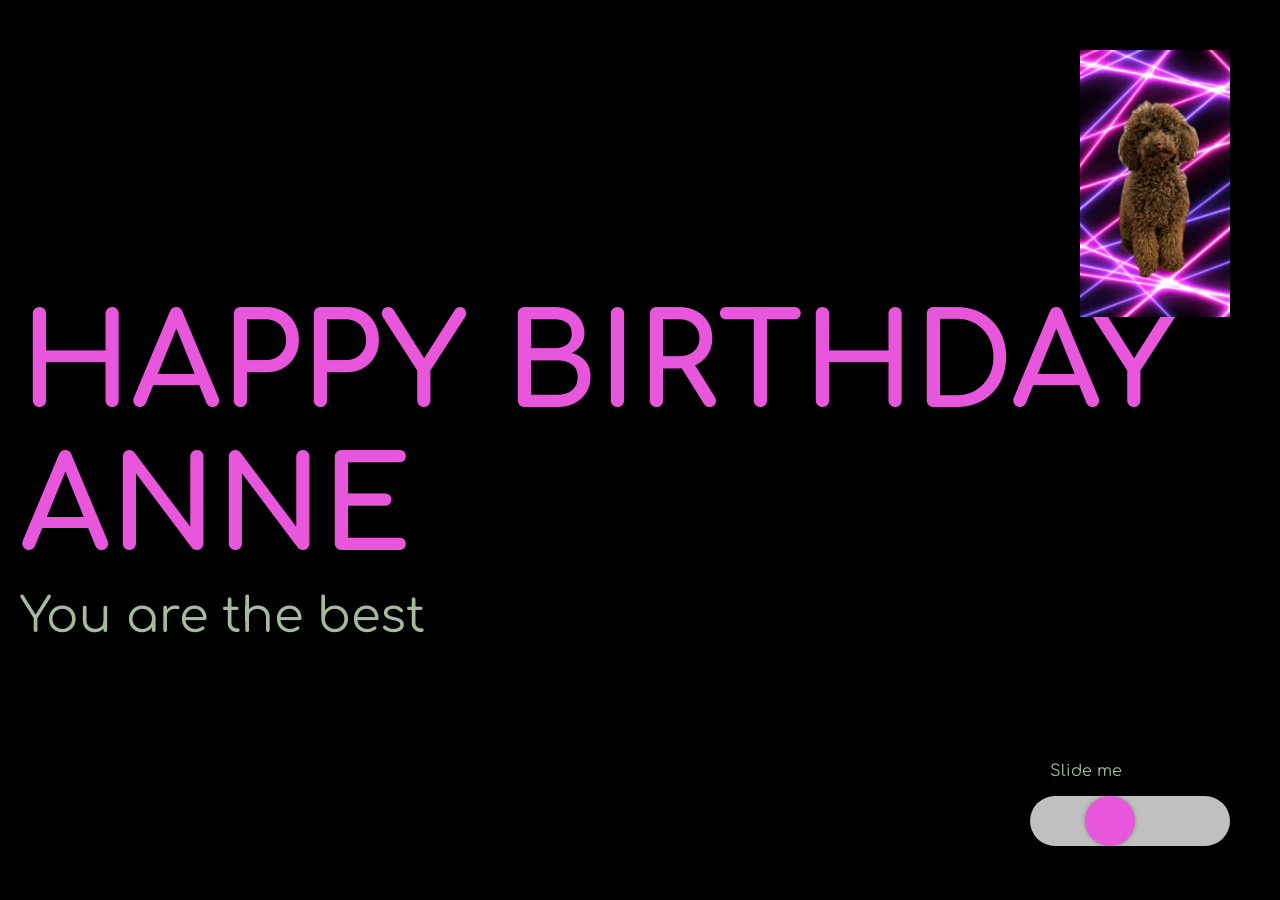
<file: index.html>
<!DOCTYPE html>
<html>
<head>
	<title>Kari Mruz</title>
	<link href="https://fonts.googleapis.com/css?family=Comfortaa&display=swap" rel="stylesheet">
	<link rel="stylesheet" href="style.css">
	<style>
		#logo {
			position: fixed;
			top: 50px;
			right: 50px;
			max-width: 150px;
			margin: 0;
			padding: 0;
		}
	</style>
</head>
<body>
	<div>
		<h1>HAPPY BIRTHDAY ANNE</h1>
		<p>You are the best</p>
	</div>

	<div class="range-container">
		<p class="slider-text">Slide me</p>
		<input type="range" min="1" max="80" value="30" id="font-size-range">
	</div>

	<img id="logo" src="walter.JPG" alt="Walter's photo">

	<script>
		const fontSizeRange = document.getElementById('font-size-range');
		const colorInput = document.getElementById('color-input');
		const h1 = document.querySelector('h1');

		fontSizeRange.addEventListener('input', () => {
			const fontSize = fontSizeRange.value * 2;
			h1.style.fontSize = `${fontSize}px`;
		});

	
	</script>
</body>
</html>
</file>
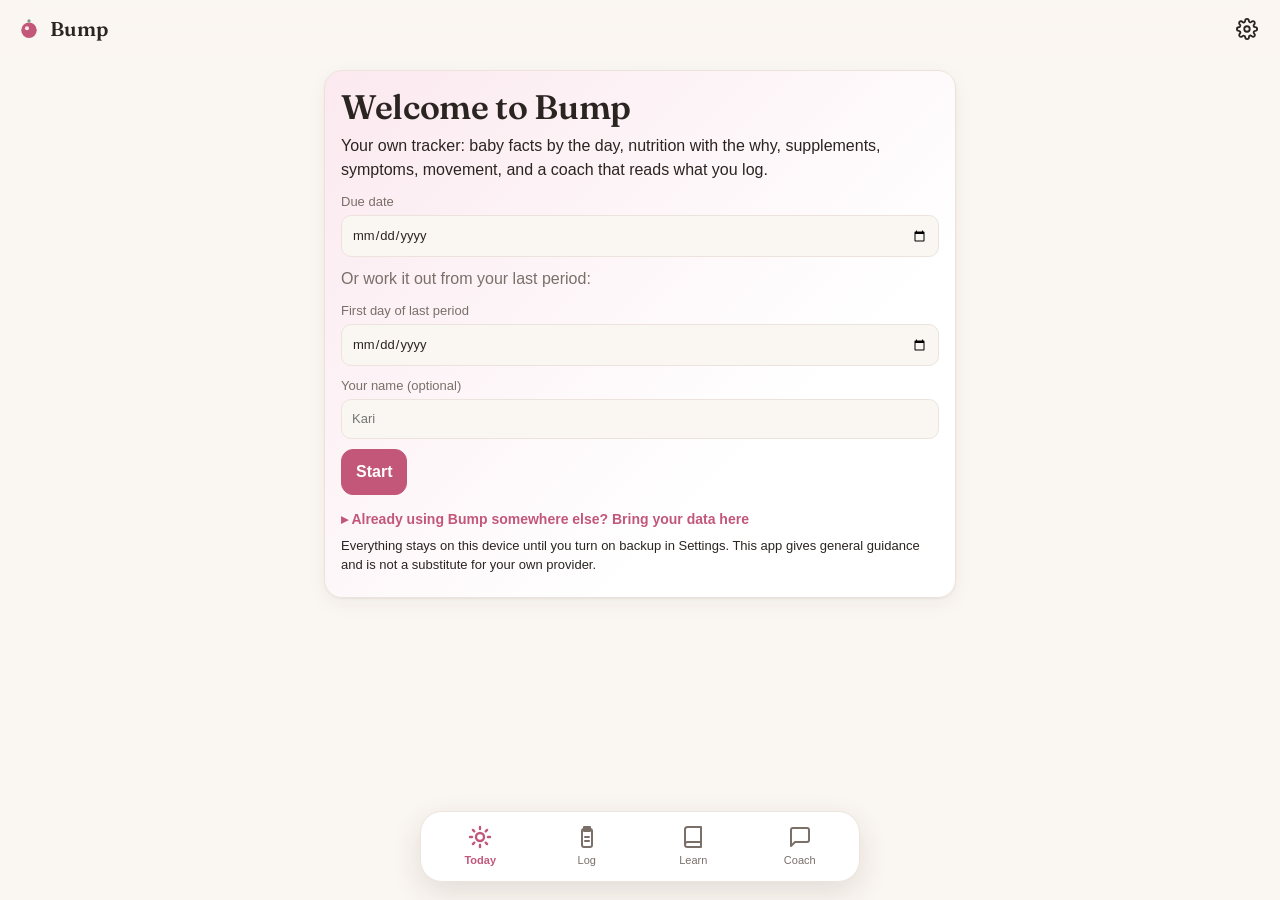
<file: bump/index.html>
<!doctype html>
<html lang="en">
<head>
<meta charset="utf-8">
<meta name="viewport" content="width=device-width, initial-scale=1, viewport-fit=cover">
<title>Bump</title>
<meta name="description" content="A personal pregnancy tracker: baby by the week, nutrition with the why, supplements, movement, and a coach that reads what you log.">
<meta name="theme-color" content="#c2577a">
<meta name="apple-mobile-web-app-capable" content="yes">
<meta name="apple-mobile-web-app-status-bar-style" content="default">
<meta name="apple-mobile-web-app-title" content="Bump">
<link rel="manifest" href="manifest.webmanifest">
<link rel="icon" href="icon.svg" type="image/svg+xml">
<link rel="apple-touch-icon" href="icon-192.png">
<link rel="preconnect" href="https://fonts.googleapis.com"><link rel="preconnect" href="https://fonts.gstatic.com" crossorigin>
<link rel="stylesheet" href="https://fonts.googleapis.com/css2?family=Fraunces:opsz,wght@9..144,500;9..144,600&display=swap">
<link rel="stylesheet" href="app.css?v=3">
</head>
<body>
<header class="top">
  <div class="brand"><svg viewBox="0 0 64 64" width="26" height="26" aria-hidden="true"><circle cx="32" cy="35" r="19" fill="#c2577a"/><circle cx="27" cy="30" r="5" fill="#fbe9ef"/><circle cx="32" cy="12" r="4" fill="#7a9b7e"/></svg>Bump</div>
  <div class="tools"><span id="syncBadge" class="sync"></span><button id="gear" aria-label="Settings"><svg class="ic" viewBox="0 0 24 24" fill="none" stroke="currentColor" stroke-width="2" stroke-linecap="round" stroke-linejoin="round"><circle cx="12" cy="12" r="3"/><path d="M19.4 15a1.7 1.7 0 0 0 .3 1.8l.1.1a2 2 0 1 1-2.8 2.8l-.1-.1a1.7 1.7 0 0 0-1.8-.3 1.7 1.7 0 0 0-1 1.5V21a2 2 0 1 1-4 0v-.1a1.7 1.7 0 0 0-1.1-1.5 1.7 1.7 0 0 0-1.8.3l-.1.1a2 2 0 1 1-2.8-2.8l.1-.1a1.7 1.7 0 0 0 .3-1.8 1.7 1.7 0 0 0-1.5-1H3a2 2 0 1 1 0-4h.1a1.7 1.7 0 0 0 1.5-1.1 1.7 1.7 0 0 0-.3-1.8l-.1-.1a2 2 0 1 1 2.8-2.8l.1.1a1.7 1.7 0 0 0 1.8.3H9a1.7 1.7 0 0 0 1-1.5V3a2 2 0 1 1 4 0v.1a1.7 1.7 0 0 0 1 1.5 1.7 1.7 0 0 0 1.8-.3l.1-.1a2 2 0 1 1 2.8 2.8l-.1.1a1.7 1.7 0 0 0-.3 1.8V9a1.7 1.7 0 0 0 1.5 1H21a2 2 0 1 1 0 4h-.1a1.7 1.7 0 0 0-1.5 1z"/></svg></button></div>
</header>
<main id="view"></main>
<nav class="tabbar">
  <button data-tab="today"><svg class="ic" viewBox="0 0 24 24" fill="none" stroke="currentColor" stroke-width="2" stroke-linecap="round" stroke-linejoin="round"><circle cx="12" cy="12" r="4"/><path d="M12 2v2M12 20v2M4.9 4.9l1.4 1.4M17.7 17.7l1.4 1.4M2 12h2M20 12h2M4.9 19.1l1.4-1.4M17.7 6.3l1.4-1.4"/></svg>Today</button>
  <button data-tab="log"><svg class="ic" viewBox="0 0 24 24" fill="none" stroke="currentColor" stroke-width="2" stroke-linecap="round" stroke-linejoin="round"><path d="M9 4h6a2 2 0 0 1 2 2v14a2 2 0 0 1-2 2H9a2 2 0 0 1-2-2V6a2 2 0 0 1 2-2z"/><path d="M9 2h6v4H9z"/><path d="M10 12h4M10 16h4"/></svg>Log</button>
  <button data-tab="learn"><svg class="ic" viewBox="0 0 24 24" fill="none" stroke="currentColor" stroke-width="2" stroke-linecap="round" stroke-linejoin="round"><path d="M4 19.5A2.5 2.5 0 0 1 6.5 17H20"/><path d="M6.5 2H20v20H6.5A2.5 2.5 0 0 1 4 19.5v-15A2.5 2.5 0 0 1 6.5 2z"/></svg>Learn</button>
  <button data-tab="coach"><svg class="ic" viewBox="0 0 24 24" fill="none" stroke="currentColor" stroke-width="2" stroke-linecap="round" stroke-linejoin="round"><path d="M21 15a2 2 0 0 1-2 2H7l-4 4V5a2 2 0 0 1 2-2h14a2 2 0 0 1 2 2z"/></svg>Coach</button>
</nav>
<div id="toast" class="toast"></div>
<script src="icons.js?v=3"></script>
<script src="data/weeks.js?v=3"></script>
<script src="data/nutrition.js?v=3"></script>
<script src="data/fitness.js?v=3"></script>
<script src="data/insights.js?v=3"></script>
<script src="sync.js?v=3"></script>
<script src="coach.js?v=3"></script>
<script src="app.js?v=3"></script>
</body>
</html>
</file>
<file: style.css>
body {
  background-color: black;
  font-family: 'Comfortaa', cursive;
  color: #a6ba9e;
  margin: 0;
  display: flex;
  flex-direction: column; /* changed from row to column */
  align-items: center;
  justify-content: center;
  height: 100vh;
}

h1 {
  color: #e856dc;
  font-size: 8em;
  margin-bottom: 10px;
  padding-left: 20px;
}

p {
  color: #a6ba9e;
  font-size: 3em;
  margin-top: 0;
  padding-left: 20px;
}

.range-container {
  position: fixed;
  bottom: 50px;
  right: 50px;
  width: 200px;
  margin: 0;
  margin-top: 20px;
}

.range-container input[type="range"] {
  -webkit-appearance: none;
  width: 100%;
  height: 50px;
  background-color: #c0c0c0;
  outline: none;
  border-radius: 40px;
  overflow: hidden;
  margin: 0;
  padding: 0;
}

.range-container input[type="range"]::-webkit-slider-thumb {
  -webkit-appearance: none;
  width: 50px;
  height: 50px;
  background-color: #e856dc;
  border-radius: 50%;
  cursor: pointer;
  box-shadow: 0 0 4px rgba(0, 0, 0, 0.3);
}

.slider-text {
  font-size: 1em;
}


img {
  position: fixed;
  top: 20px;
  right: 20px;
  max-width: 100px;
}
</file>
<file: bump/app.css>
:root {
  --bg: #faf6f1; --card: #ffffff; --ink: #2b2522; --muted: #7a6f69; --line: #ece4dc;
  --accent: #c2577a; --accent-ink: #ffffff; --accent-soft: #fbe9ef; --sage: #7a9b7e; --sage-soft: #e8f0e8;
  --sun: #e0a458; --sun-soft: #fbf0dd; --red: #c0392b; --red-soft: #fbe3e0; --shadow: 0 1px 2px rgba(60,40,30,.06), 0 6px 20px rgba(60,40,30,.05);
  --radius: 18px;
}
@media (prefers-color-scheme: dark) {
  :root { --bg: #17130f; --card: #221c18; --ink: #f1e9e2; --muted: #a79a90; --line: #352c26; --accent: #e07a9c; --accent-soft: #3b222c; --sage: #8fb894; --sage-soft: #1f2d22; --sun: #e8b36b; --sun-soft: #3a2d1a; --red: #e26b5d; --red-soft: #3c1f1b; --shadow: none; }
}
* { box-sizing: border-box; }
html { -webkit-text-size-adjust: 100%; }
body { margin: 0; background: var(--bg); color: var(--ink); font: 16px/1.5 -apple-system, BlinkMacSystemFont, "Segoe UI", Roboto, Helvetica, Arial, sans-serif; padding-bottom: calc(80px + env(safe-area-inset-bottom)); overflow-x: hidden; overflow-wrap: anywhere; }
header.top { position: sticky; top: 0; z-index: 5; background: var(--bg); display: flex; align-items: center; justify-content: space-between; padding: 12px 16px; padding-top: calc(12px + env(safe-area-inset-top)); }
@supports (backdrop-filter: blur(1px)) { header.top { background: rgba(250,246,241,.82); backdrop-filter: blur(12px); -webkit-backdrop-filter: blur(12px); } @media (prefers-color-scheme: dark) { header.top { background: rgba(23,19,15,.82); } } }
header.top .brand { font-family: "Fraunces", Georgia, serif; font-weight: 600; font-size: 20px; display: flex; align-items: center; gap: 8px; }
.ic { width: 20px; height: 20px; flex: none; vertical-align: -4px; }
h3 .ic { margin-right: 8px; color: var(--accent); vertical-align: -4px; }
button .ic { width: 18px; height: 18px; margin-right: 6px; vertical-align: -3px; }
button.ghost .ic:only-child, button.small .ic:only-child { margin: 0; }
.eyebrow .ic { width: 14px; height: 14px; margin-right: 5px; vertical-align: -3px; }
header.top .tools { display: flex; align-items: center; gap: 10px; }
.sync { font-size: 12px; width: 20px; height: 20px; border-radius: 50%; display: inline-flex; align-items: center; justify-content: center; background: var(--line); color: var(--muted); }
.sync.ok { background: var(--sage-soft); color: var(--sage); } .sync.err { background: var(--red-soft); color: var(--red); } .sync.busy { background: var(--sun-soft); color: var(--sun); }
#gear { background: none; border: 0; cursor: pointer; padding: 6px; color: var(--ink); border-radius: 10px; display: inline-flex; } #gear .ic { width: 22px; height: 22px; margin: 0; }
main { max-width: 640px; margin: 0 auto; padding: 0 16px; width: 100%; }
h1, h2, h3, h4 { margin: 0 0 6px; line-height: 1.2; }
h1, h2, .baby h2, .focus h4 { font-family: "Fraunces", Georgia, serif; font-weight: 600; letter-spacing: -.01em; }
h1 { font-size: clamp(26px, 8vw, 34px); } h2 { font-size: 23px; } h3 { font-size: 17px; display: flex; align-items: center; } h4 { font-size: 16px; }
.row > *, .card > * { min-width: 0; }
p { margin: 6px 0; } ul { margin: 6px 0; padding-left: 20px; } li { margin: 4px 0; }
.card { background: var(--card); border-radius: var(--radius); padding: 16px; margin: 12px 0; box-shadow: var(--shadow); border: 1px solid var(--line); min-width: 0; }
@media (max-width: 360px) { .card { padding: 13px; } main { padding: 0 10px; } }
.hero { background: linear-gradient(135deg, var(--accent-soft), var(--card) 70%); }
.hero .big { font-size: 34px; font-weight: 700; line-height: 1; }
.plus { color: var(--muted); font-weight: 400; font-size: 20px; }
.eyebrow { font-size: 11px; letter-spacing: .08em; text-transform: uppercase; color: var(--muted); font-weight: 600; }
.tiny { font-size: 13px; } .muted { color: var(--muted); } .right { text-align: right; } .center { text-align: center; }
.row { display: flex; align-items: center; } .between { justify-content: space-between; } .gap { gap: 10px; } .wrap { flex-wrap: wrap; }
.bar { height: 8px; background: var(--line); border-radius: 4px; margin: 12px 0 6px; overflow: hidden; } .bar div { height: 100%; background: var(--accent); border-radius: 4px; transition: width .4s; }
.baby { display: flex; gap: 14px; align-items: flex-start; cursor: pointer; } .baby.static { cursor: default; }
.artwrap { background: var(--sun-soft); border-radius: 18px; width: 84px; height: 84px; display: flex; align-items: center; justify-content: center; flex: none; }
.artwrap .art { width: 76px; height: 76px; }
.baby.static .artwrap { width: 108px; height: 108px; } .baby.static .art { width: 98px; height: 98px; }
.baby > div:last-child { flex: 1; min-width: 0; }
.link { color: var(--accent); font-size: 13px; font-weight: 600; }
button { font: inherit; border: 1px solid var(--line); background: var(--card); color: var(--ink); border-radius: 12px; padding: 10px 14px; cursor: pointer; }
button.primary { background: var(--accent); color: var(--accent-ink); border-color: var(--accent); font-weight: 600; }
button.ghost { background: transparent; border-color: transparent; color: var(--accent); font-weight: 600; }
button.small { padding: 6px 10px; font-size: 13px; border-radius: 10px; }
button.danger { color: var(--red); } button[disabled] { opacity: .4; cursor: default; }
label.btn { display: inline-block; border: 1px solid var(--line); border-radius: 12px; padding: 10px 14px; cursor: pointer; }
label { display: block; font-size: 13px; color: var(--muted); margin: 10px 0; }
label.inline { display: inline-flex; align-items: center; gap: 6px; margin: 4px 0; flex-wrap: wrap; }
label.check { display: flex; align-items: center; gap: 10px; color: var(--ink); font-size: 15px; margin: 8px 0; }
label.check input { width: 20px; height: 20px; accent-color: var(--accent); margin: 0; }
input[type=text], input[type=number], input[type=date], input[type=password], select, textarea { font: inherit; color: var(--ink); background: var(--bg); border: 1px solid var(--line); border-radius: 10px; padding: 9px 10px; width: 100%; margin-top: 4px; }
label.inline input { width: 70px; margin: 0; padding: 6px 8px; }
textarea { resize: vertical; }
.grid2 { display: grid; grid-template-columns: 1fr 1fr; gap: 0 12px; } @media (max-width: 420px) { .grid2 { grid-template-columns: 1fr; } }
.supp { display: flex; justify-content: space-between; align-items: center; gap: 12px; padding: 10px 0; border-top: 1px solid var(--line); }
.supp:first-of-type { border-top: 0; } .supp .name { font-weight: 600; }
.ticks { display: flex; gap: 8px; }
.tick { width: 44px; height: 44px; border-radius: 50%; border: 2px solid var(--line); background: var(--bg); font-weight: 700; color: var(--muted); padding: 0; flex: none; transition: transform .1s; }
.tick:active { transform: scale(.92); }
.tick.on { background: var(--accent); border-color: var(--accent); color: #fff; }
.tick.opt { border-style: dashed; } .tick.opt.on { background: var(--sage); border-color: var(--sage); border-style: solid; }
.tag { font-size: 11px; background: var(--line); color: var(--muted); border-radius: 6px; padding: 1px 6px; font-weight: 600; vertical-align: middle; }
.focus { background: var(--sage-soft); border-radius: 14px; padding: 12px 14px; margin: 8px 0 12px; }
.focus h4 { font-size: 19px; margin-top: 2px; } .focus p { font-size: 14px; }
details { margin: 6px 0; } summary { cursor: pointer; color: var(--accent); font-weight: 600; font-size: 14px; list-style: none; } summary::-webkit-details-marker { display: none; } summary::before { content: "▸ "; } details[open] > summary::before { content: "▾ "; }
details.nut { border-top: 1px solid var(--line); padding: 8px 0; margin: 0; } details.nut summary { color: var(--ink); font-size: 16px; display: flex; justify-content: space-between; align-items: center; } details.nut summary::before { display: none; }
.why { color: var(--muted); font-size: 14px; border-left: 3px solid var(--sage); padding-left: 10px; }
.targets { display: flex; flex-direction: column; gap: 6px; }
.target { display: flex; align-items: stretch; gap: 6px; }
.target .hit { flex: 1; min-width: 0; display: flex; justify-content: space-between; align-items: center; gap: 10px; text-align: left; padding: 10px 12px; border-radius: 12px; }
.target .lbl { flex: 1; min-width: 0; } .target .dots { flex: none; }
.target.done .hit { background: var(--sage-soft); border-color: var(--sage); }
.target .minus { width: 40px; padding: 0; color: var(--muted); border-radius: 12px; }
.dots { display: flex; gap: 5px; align-items: center; } .dot { width: 12px; height: 12px; border-radius: 50%; background: var(--line); display: inline-block; } .dot.on { background: var(--accent); } .target.done .dot.on { background: var(--sage); }
.count { font-weight: 700; color: var(--muted); } .target.done .count { color: var(--sage); }
.routine { display: flex; justify-content: space-between; align-items: center; padding: 10px 0; border-top: 1px solid var(--line); gap: 10px; } .routine:first-child { border-top: 0; }
.routine .name { font-weight: 600; } .routine.done .name::after { content: " ✓"; color: var(--sage); }
details.more { margin-top: 4px; }
.sheet { background: var(--bg); border: 1px solid var(--line); border-radius: 14px; padding: 12px; margin-top: 12px; }
.step { display: flex; gap: 12px; align-items: flex-start; padding: 10px 0; border-top: 1px solid var(--line); } .step .name { font-weight: 600; } .step.on .name { color: var(--muted); text-decoration: line-through; }
.step details p { font-size: 14px; }
.chips { display: flex; flex-wrap: wrap; gap: 8px; margin: 8px 0; }
.chip { padding: 8px 12px; border-radius: 999px; font-size: 14px; background: var(--bg); }
.chip.lvl1 { background: var(--sun-soft); border-color: var(--sun); } .chip.lvl2 { background: #f9d9b8; border-color: #d98f3a; } .chip.lvl3 { background: var(--red-soft); border-color: var(--red); }
.chip b { font-weight: 600; font-size: 12px; }
.chip.on { background: var(--accent); color: #fff; border-color: var(--accent); } .chip.now:not(.on) { border-color: var(--accent); color: var(--accent); font-weight: 700; }
.weekchips { display: flex; gap: 6px; overflow-x: auto; padding: 4px 0 8px; scrollbar-width: none; } .weekchips::-webkit-scrollbar { display: none; } .weekchips .chip { flex: none; padding: 6px 11px; }
.symrow { display: flex; justify-content: space-between; align-items: center; padding: 6px 0; gap: 8px; border-top: 1px solid var(--line); } .symrow:first-of-type { border-top: 0; }
.seg { display: flex; border: 1px solid var(--line); border-radius: 10px; overflow: hidden; } .seg button { border: 0; border-radius: 0; padding: 6px 9px; font-size: 13px; background: var(--bg); } .seg button.on { background: var(--accent); color: #fff; } .seg button.on[data-v="0"] { background: var(--line); color: var(--muted); }
.segbar { display: flex; background: var(--line); border-radius: 12px; padding: 3px; margin: 12px 0; } .segbar button { flex: 1; border: 0; background: transparent; border-radius: 10px; padding: 8px; font-weight: 600; color: var(--muted); } .segbar button.on { background: var(--card); color: var(--ink); box-shadow: var(--shadow); }
.flags { margin-top: 6px; }
.note { background: var(--sun-soft); border-color: transparent; } .note p { font-size: 15px; }
ul.todo li { list-style: none; position: relative; padding-left: 4px; } ul.todo li::before { content: "☐ "; color: var(--muted); }
.insight { border-left: 5px solid var(--sage); } .insight.urgent { border-left-color: var(--red); background: var(--red-soft); } .insight.attention { border-left-color: var(--sun); } .insight.tip { border-left-color: var(--accent); } .insight.win { border-left-color: var(--sage); background: var(--sage-soft); }
.insight p { font-size: 15px; } .act { font-weight: 700; margin-top: 4px; }
.brief { white-space: pre-wrap; font-size: 12px; background: var(--bg); padding: 10px; border-radius: 10px; max-height: 300px; overflow: auto; }
.answer { border-left: 5px solid var(--accent); }
.tablewrap { overflow-x: auto; } table { border-collapse: collapse; width: 100%; font-size: 13px; } th, td { text-align: left; padding: 6px 6px; border-bottom: 1px solid var(--line); white-space: nowrap; } th { color: var(--muted); font-weight: 600; font-size: 11px; text-transform: uppercase; letter-spacing: .05em; }
tr[data-action] { cursor: pointer; } tr.cur td { background: var(--accent-soft); }
table.plan th { text-transform: none; font-size: 13px; width: 50px; } table.plan td { white-space: normal; }
.ex { border-top: 1px solid var(--line); padding: 8px 0; } .ex p { font-size: 14px; }
.supprow { display: flex; flex-wrap: wrap; gap: 8px; align-items: center; margin: 8px 0; padding-bottom: 8px; border-bottom: 1px solid var(--line); } .supprow input { margin: 0; }
.supprow input[type=text] { flex: 1 1 150px; } .supprow input[type=number] { width: 60px; flex: none; } .supprow label.check { margin: 0; flex: none; } .supprow button { flex: none; }
.tabbar { position: fixed; bottom: 0; left: 0; right: 0; background: var(--card); border-top: 1px solid var(--line); display: flex; justify-content: space-around; padding: 6px 0 calc(6px + env(safe-area-inset-bottom)); z-index: 5; }
.tabbar button { border: 0; background: transparent; display: flex; flex-direction: column; align-items: center; gap: 3px; font-size: 11px; color: var(--muted); padding: 5px 10px; border-radius: 12px; min-width: 60px; }
.tabbar button .ic { width: 24px; height: 24px; margin: 0; } .tabbar button.on { color: var(--accent); font-weight: 700; } .tabbar button.on .ic { stroke-width: 2.4; }
/* Larger screens: two columns of cards and a floating tab bar */
@media (min-width: 860px) {
  main { max-width: 1060px; padding: 0 24px; }
  .view-grid { display: grid; grid-template-columns: 1fr 1fr; gap: 16px; align-items: start; padding: 12px 0; }
  .view-grid > .card { margin: 0; } .view-grid > .span { grid-column: 1 / -1; }
  .tabbar { left: 50%; right: auto; transform: translateX(-50%); bottom: 18px; width: 440px; border-radius: 22px; border: 1px solid var(--line); box-shadow: 0 10px 30px rgba(60,40,30,.12); padding: 8px 6px; }
  body { padding-bottom: 110px; }
  .segbar { max-width: 480px; }
}
@media (min-width: 860px) { #view:not(.view-grid) { max-width: 680px; margin: 0 auto; } }
.toast { position: fixed; left: 50%; bottom: 90px; transform: translateX(-50%) translateY(20px); background: var(--ink); color: var(--bg); padding: 10px 16px; border-radius: 12px; font-size: 14px; opacity: 0; pointer-events: none; transition: all .25s; z-index: 10; max-width: 90vw; text-align: center; }
.toast.show { opacity: 1; transform: translateX(-50%) translateY(0); } .toast.bad { background: var(--red); color: #fff; }
.sync:empty { display: none; }
.row.between > button.small, .row.between > .link { white-space: nowrap; flex: none; }
.row.between > h3 { flex: 1; min-width: 0; }

details.restore { margin-top: 14px; } details.restore summary { font-size: 14px; }
.hero textarea, details textarea { margin-bottom: 8px; }
</file>
